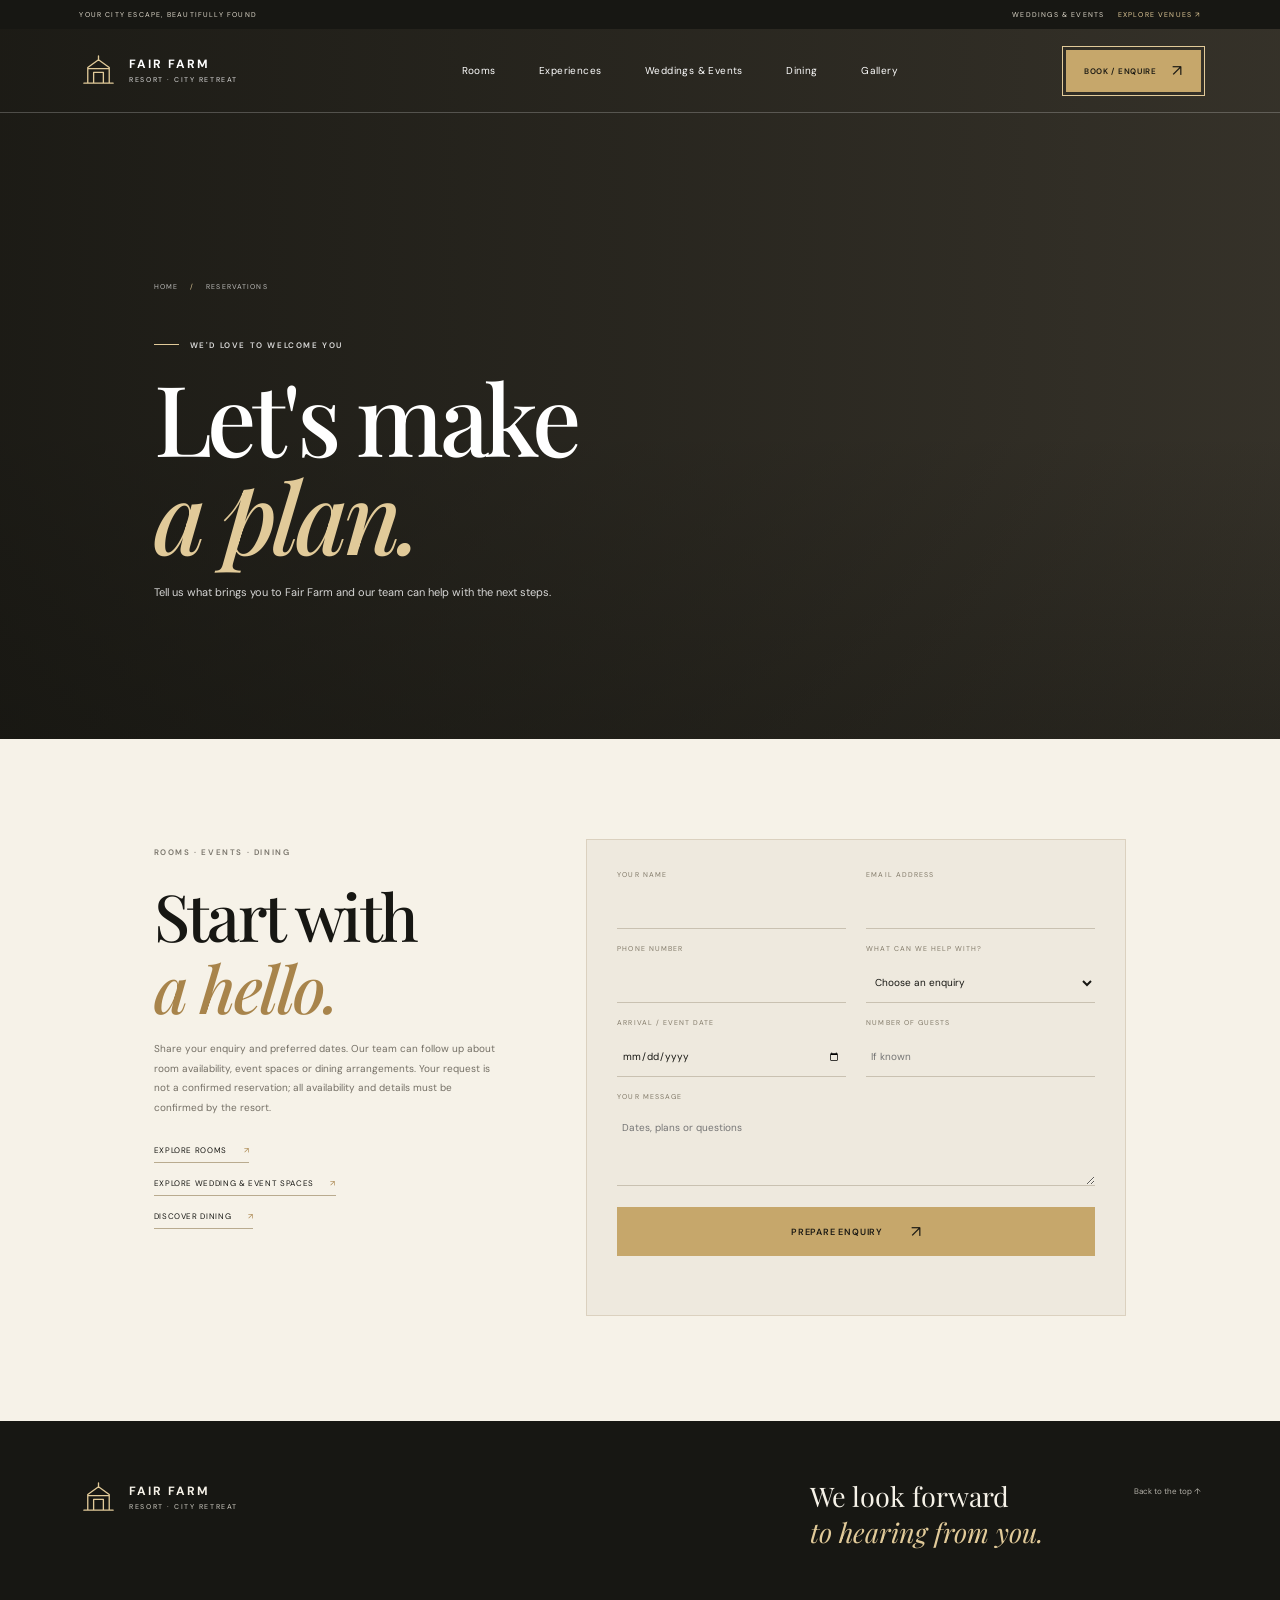
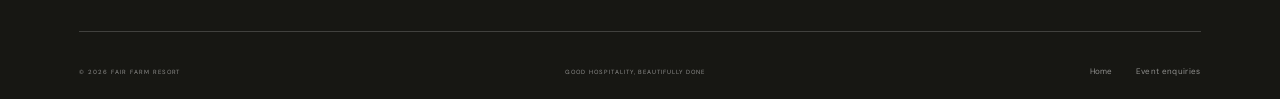
<file: booking.html>
<!doctype html>
<html lang="en">
  <head>
    <meta charset="UTF-8"><meta name="viewport" content="width=device-width, initial-scale=1">
    <meta name="theme-color" content="#171713"><meta name="description" content="Contact Fair Farm Resort about room availability, reservations and event enquiries.">
    <title>Reservations &amp; Enquiries — Fair Farm Resort</title>
    <link rel="preconnect" href="https://fonts.googleapis.com"><link rel="preconnect" href="https://fonts.gstatic.com" crossorigin>
    <link href="https://fonts.googleapis.com/css2?family=DM+Sans:wght@400;500;600;700&family=Playfair+Display:ital,wght@0,500;0,600;0,700;1,500;1,600&display=swap" rel="stylesheet">
    <link rel="stylesheet" href="styles.css"><script src="script.js" defer></script>
  </head>
  <body class="inner-page">
    <div class="topline"><span>YOUR CITY ESCAPE, BEAUTIFULLY FOUND</span><a href="weddings.html">WEDDINGS &amp; EVENTS <span>EXPLORE VENUES ↗</span></a></div>
    <header class="site-header">
      <a class="brand" href="index.html" aria-label="Fair Farm Resort home"><span class="brand-mark" aria-hidden="true"><svg viewBox="0 0 40 40" fill="none"><path d="M5 33h30M9 33V17l11-8 11 8v16M15 33V22h10v11M9 18h22M20 9V5" stroke="currentColor" stroke-width="1.35" stroke-linecap="round" stroke-linejoin="round"/></svg></span><span class="brand-name">FAIR FARM<span>RESORT · CITY RETREAT</span></span></a>
      <button class="menu-toggle" aria-label="Open navigation" aria-expanded="false" aria-controls="site-nav"><span></span><span></span></button>
      <nav class="site-nav" id="site-nav" aria-label="Main navigation"><a href="rooms.html">Rooms</a><a href="experiences.html">Experiences</a><a href="weddings.html">Weddings &amp; Events</a><a href="dining.html">Dining</a><a href="gallery.html">Gallery</a></nav>
      <a class="header-book button button-gold" href="booking.html" aria-current="page">Book / enquire <span>↗</span></a>
    </header>
    <main>
      <section class="page-hero page-hero-booking"><div class="page-hero-shade"></div><div class="page-hero-content"><div class="breadcrumbs"><a href="index.html">HOME</a><span>/</span><span>RESERVATIONS</span></div><p class="eyebrow eyebrow-light"><span class="gold-rule"></span> WE'D LOVE TO WELCOME YOU</p><h1>Let's make<br><em>a plan.</em></h1><p>Tell us what brings you to Fair Farm and our team can help with the next steps.</p></div></section>
      <section class="booking-page-body section-pad"><div class="booking-page-copy reveal"><span class="eyebrow">ROOMS · EVENTS · DINING</span><h2>Start with<br><em>a hello.</em></h2><p>Share your enquiry and preferred dates. Our team can follow up about room availability, event spaces or dining arrangements. Your request is not a confirmed reservation; all availability and details must be confirmed by the resort.</p><div class="booking-links"><a href="rooms.html">Explore rooms <span>↗</span></a><a href="weddings.html">Explore wedding &amp; event spaces <span>↗</span></a><a href="dining.html">Discover dining <span>↗</span></a></div></div>
        <form class="booking-form contact-form reveal" data-enquiry-form>
          <label>YOUR NAME<input name="name" autocomplete="name" required></label><label>EMAIL ADDRESS<input name="email" type="email" autocomplete="email" required></label>
          <label>PHONE NUMBER<input name="phone" type="tel" autocomplete="tel"></label><label>WHAT CAN WE HELP WITH?<select name="enquiry" required><option value="">Choose an enquiry</option><option>Room reservation</option><option>Wedding or event</option><option>Dining</option><option>Resort experience</option><option>Something else</option></select></label>
          <label>ARRIVAL / EVENT DATE<input name="date" type="date"></label><label>NUMBER OF GUESTS<input name="guests" type="number" min="1" max="1000" placeholder="If known"></label>
          <label class="form-wide">YOUR MESSAGE<textarea name="message" rows="4" placeholder="Dates, plans or questions"></textarea></label>
          <button class="button button-gold booking-submit" type="submit">Prepare enquiry <span>↗</span></button><p class="form-message" aria-live="polite"></p>
        </form>
      </section>
    </main>
    <footer class="site-footer"><div class="footer-top"><a class="brand brand-footer" href="index.html"><span class="brand-mark" aria-hidden="true"><svg viewBox="0 0 40 40" fill="none"><path d="M5 33h30M9 33V17l11-8 11 8v16M15 33V22h10v11M9 18h22M20 9V5" stroke="currentColor" stroke-width="1.35" stroke-linecap="round" stroke-linejoin="round"/></svg></span><span class="brand-name">FAIR FARM<span>RESORT · CITY RETREAT</span></span></a><p>We look forward<br><em>to hearing from you.</em></p><a class="footer-top-link" href="#">Back to the top ↑</a></div><div class="footer-bottom"><span>© 2025 FAIR FARM RESORT</span><span>GOOD HOSPITALITY, BEAUTIFULLY DONE</span><div><a href="index.html">Home</a><a href="weddings.html">Event enquiries</a></div></div></footer>
  </body>
</html>
</file>
<file: styles.css>
:root {
  --night: #171713;
  --night-soft: #22221d;
  --gold: #c6a76b;
  --gold-light: #e1ca99;
  --ivory: #f6f2e8;
  --paper: #eee9de;
  --muted: #7a766c;
  --rule: rgba(36, 33, 27, .19);
  --serif: "Playfair Display", Georgia, serif;
  --sans: "DM Sans", Arial, sans-serif;
}

* { box-sizing: border-box; }
html { scroll-behavior: smooth; scroll-padding-top: 80px; }
body { margin: 0; color: var(--night); background: var(--ivory); font-family: var(--sans); -webkit-font-smoothing: antialiased; }
body, button, input, select { font-family: var(--sans); }
a { color: inherit; text-decoration: none; }
button, input, select { font: inherit; }
button { color: inherit; }
img { display: block; width: 100%; }
::selection { background: var(--gold-light); color: var(--night); }

.topline { height: 29px; padding: 0 6.2%; display: flex; align-items: center; justify-content: space-between; color: #dfd9cb; background: var(--night); font-size: 7px; letter-spacing: .17em; }
.topline a { transition: color .2s; }
.topline a:hover { color: var(--gold-light); }
.topline a span { margin-left: 10px; color: var(--gold-light); }
.site-header { height: 84px; padding: 0 6.2%; display: flex; align-items: center; justify-content: space-between; position: absolute; z-index: 10; inset: 29px 0 auto; color: white; border-bottom: 1px solid rgba(255,255,255,.22); }
.brand { display: flex; align-items: center; gap: 11px; color: inherit; flex: 0 0 auto; }
.brand-mark { width: 39px; height: 39px; display: block; color: var(--gold-light); }
.brand-mark svg { width: 100%; height: 100%; }
.brand-name { font-size: 12px; font-weight: 700; line-height: 1.1; letter-spacing: .16em; }
.brand-name span { display: block; margin-top: 5px; font-size: 7px; font-weight: 500; letter-spacing: .22em; opacity: .72; }
.site-nav { display: flex; gap: clamp(22px, 3.4vw, 52px); align-items: center; margin-left: 5%; }
.site-nav a { position: relative; padding: 10px 0; font-size: 10px; letter-spacing: .04em; transition: color .25s; }
.site-nav a::after { content: ""; position: absolute; right: 0; bottom: 3px; left: 0; height: 1px; background: var(--gold-light); transform: scaleX(0); transform-origin: right; transition: transform .3s; }
.site-nav a:hover { color: var(--gold-light); }
.site-nav a:hover::after { transform: scaleX(1); transform-origin: left; }
.site-nav a[aria-current="page"] { color: var(--gold-light); }
.site-nav a[aria-current="page"]::after { transform: scaleX(1); transform-origin: left; }
.button { min-height: 49px; padding: 0 23px; display: inline-flex; justify-content: center; align-items: center; gap: 28px; border: 1px solid transparent; border-radius: 0; font-size: 9px; font-weight: 600; letter-spacing: .09em; text-transform: uppercase; transition: transform .3s, background .3s, color .3s, border-color .3s; cursor: pointer; }
.button:hover { transform: translateY(-3px); }
.button span { font-size: 16px; font-weight: 400; transition: transform .3s; }
.button:hover span { transform: translate(4px,-2px); }
.button-gold { color: #1d1b15; background: var(--gold); }
.button-gold:hover { background: var(--gold-light); }
.header-book { min-height: 42px; padding: 0 17px; gap: 15px; font-size: 8px; }
.menu-toggle { display: none; }

.hero { height: min(850px, calc(100svh - 29px)); min-height: 650px; position: relative; overflow: hidden; color: white; background: #26261e; perspective: 1200px; }
.hero-slides, .hero-slide { position: absolute; inset: 0; }
.hero-slide { opacity: 0; visibility: hidden; transition: opacity 1s ease, visibility 1s; }
.hero-slide.is-active { opacity: 1; visibility: visible; }
.hero-slide > img { height: 100%; object-fit: cover; object-position: center 54%; transform: scale(1.075); transition: transform 7s cubic-bezier(.2,.65,.3,1); }
.hero-slide.is-active > img { transform: scale(1.005); }
.hero-shade { position: absolute; inset: 0; background: linear-gradient(90deg, rgba(18,18,14,.74) 0%, rgba(18,18,14,.47) 43%, rgba(18,18,14,.04) 100%), linear-gradient(0deg,rgba(16,16,12,.36),transparent 34%); }
.hero-content { position: absolute; top: 50%; left: 12.2%; width: min(710px, 75%); transform: translateY(-42%); }
.eyebrow { display: inline-flex; align-items: center; gap: 11px; color: var(--muted); font-size: 8px; font-weight: 600; letter-spacing: .2em; text-transform: uppercase; }
.eyebrow-light { color: rgba(255,255,255,.83); }
.gold-rule { width: 25px; height: 1px; display: inline-block; background: var(--gold-light); }
h1, h2, h3, p, blockquote { margin-top: 0; }
.hero h1 { margin: 26px 0 20px; font-family: var(--serif); font-size: clamp(62px, 7.2vw, 101px); line-height: 1.06; font-weight: 500; letter-spacing: -.045em; text-shadow: 0 2px 35px rgba(0,0,0,.1); }
.hero h1 em { color: var(--gold-light); font-weight: 500; }
.hero-copy { max-width: 400px; margin-bottom: 31px; color: rgba(255,255,255,.82); font-size: 11px; line-height: 1.9; }
.hero-actions { display: flex; align-items: center; gap: 27px; }
.hero-text-link { display: flex; align-items: center; color: rgba(255,255,255,.9); font-size: 9px; transition: color .25s; }
.hero-text-link:hover { color: var(--gold-light); }
.play-button { width: 28px; height: 28px; margin-right: 10px; display: inline-grid; place-items: center; border: 1px solid rgba(255,255,255,.62); border-radius: 50%; font-size: 7px; transition: color .25s, background .25s, transform .25s; }
.hero-text-link:hover .play-button { color: var(--night); background: var(--gold-light); transform: scale(1.08); }
.hero-bottom { position: absolute; z-index: 2; right: 6.2%; bottom: 35px; left: 6.2%; display: flex; justify-content: space-between; align-items: center; }
.scroll-cue { display: flex; align-items: center; gap: 13px; color: rgba(255,255,255,.75); font-size: 7px; letter-spacing: .17em; opacity: 0; pointer-events: none; }
.slide-controls { display: flex; align-items: center; gap: 15px; color: white; }
.slide-arrow { width: 34px; height: 34px; display: grid; place-items: center; border: 1px solid rgba(255,255,255,.45); border-radius: 50%; color: white; background: transparent; font-size: 15px; cursor: pointer; transition: color .25s, border-color .25s, background .25s, transform .25s; }
.slide-arrow:hover { color: var(--night); border-color: var(--gold); background: var(--gold); transform: scale(1.05); }
.slide-dots { display: flex; align-items: center; gap: 7px; }
.slide-dot { width: 18px; height: 18px; padding: 0; position: relative; border: 0; background: transparent; cursor: pointer; }
.slide-dot::after { content: ""; width: 4px; height: 4px; position: absolute; top: 7px; left: 7px; border-radius: 50%; background: rgba(255,255,255,.5); transition: background .25s, transform .25s; }
.slide-dot.is-active::after { background: var(--gold-light); transform: scale(1.6); }
.slide-count { min-width: 48px; font-size: 8px; letter-spacing: .12em; }
.slide-count i { margin: 0 4px; color: rgba(255,255,255,.55); font-style: normal; }
.current-slide { color: var(--gold-light); }
.hero-side-note { position: absolute; top: 48%; right: 3%; color: rgba(255,255,255,.75); font-size: 7px; letter-spacing: .2em; writing-mode: vertical-rl; }
@keyframes slide-line { 50%, 100% { transform: translateX(100%); } }

.section-pad { padding-left: 12%; padding-right: 12%; }
.welcome { min-height: 435px; padding-top: 118px; padding-bottom: 100px; display: grid; grid-template-columns: .88fr 1.75fr .5fr; align-items: start; }
.welcome-kicker, .section-label, .facilities-heading > div { display: flex; align-items: center; gap: 15px; padding-top: 13px; }
.section-number { color: #a4834c; font-size: 8px; letter-spacing: .13em; }
.welcome-copy h2, .section-heading h2, .facilities-heading h2, .celebrate-copy h2, .dining-copy h2, .booking h2 { margin: 0 0 20px; font-family: var(--serif); font-size: clamp(49px, 5.8vw, 74px); line-height: 1.08; font-weight: 500; letter-spacing: -.045em; }
.welcome-copy h2 em, .section-heading h2 em, .facilities-heading h2 em, .celebrate-copy h2 em, .dining-copy h2 em, .booking h2 em { color: #a8844b; }
.welcome-copy > p, .section-heading > p, .facilities-heading > p, .celebrate-copy > p, .dining-copy > p, .booking-intro > p { max-width: 395px; color: #746f65; font-size: 11px; line-height: 1.95; }
.underlined-link { width: fit-content; padding-bottom: 8px; display: inline-flex; justify-content: space-between; gap: 22px; border-bottom: 1px solid #a99d83; color: #302d25; font-size: 8px; font-weight: 600; letter-spacing: .1em; text-transform: uppercase; transition: gap .25s, color .25s; }
.underlined-link:hover { gap: 30px; color: #a27b3e; }
.underlined-link span { font-size: 14px; font-weight: 400; }
.welcome-copy .underlined-link { margin-top: 10px; }
.welcome-seal { width: 105px; height: 105px; margin: 90px 0 0 auto; display: flex; flex-direction: column; align-items: center; justify-content: center; gap: 5px; border: 1px solid rgba(169,132,75,.6); border-radius: 50%; color: #75654a; transform: rotate(-11deg); }
.welcome-seal span { font-size: 6px; letter-spacing: .16em; }
.welcome-seal b { color: #ae8b52; font-size: 22px; font-weight: 400; }

.stay-section { padding-top: 92px; padding-bottom: 125px; background: #eeeadf; }
.section-heading { position: relative; display: grid; grid-template-columns: 1fr 1.5fr .9fr; gap: 0 18px; align-items: end; margin-bottom: 49px; }
.section-heading .section-label { grid-column: 1 / -1; margin-bottom: 21px; }
.section-heading h2 { grid-column: 1 / 3; margin: 0; }
.section-heading > p { max-width: 245px; margin: 0 0 7px auto; }
.section-heading > .underlined-link { position: absolute; right: 0; bottom: -33px; }
.stay-grid { display: grid; grid-template-columns: 1.12fr .82fr; gap: 9%; align-items: start; }
.stay-card { position: relative; }
.stay-card-standard { margin-top: 110px; }
.stay-photo { aspect-ratio: 1.35; position: relative; display: block; overflow: hidden; background: #c4bba7; }
.stay-photo img { width: 100%; height: 100%; object-fit: cover; transition: transform .8s cubic-bezier(.2,.8,.2,1), filter .5s; }
.stay-card-standard .stay-photo { aspect-ratio: 1.12; }
.stay-photo:hover img { transform: scale(1.06); filter: saturate(.82); }
.photo-action { position: absolute; right: 0; bottom: 0; left: 0; min-height: 52px; padding: 0 18px; display: flex; align-items: center; justify-content: space-between; color: white; background: linear-gradient(transparent,rgba(15,15,12,.62)); font-size: 7px; letter-spacing: .16em; opacity: 0; transform: translateY(8px); transition: opacity .35s, transform .35s; }
.photo-action b { font-size: 15px; font-weight: 400; }
.stay-photo:hover .photo-action, .stay-photo:focus-visible .photo-action { opacity: 1; transform: translateY(0); }
.stay-meta { display: flex; justify-content: space-between; gap: 10px; margin-top: 19px; color: #7b7669; font-size: 7px; letter-spacing: .13em; }
.stay-card h3 { margin: 17px 0 10px; font-family: var(--serif); font-size: clamp(29px, 3vw, 39px); font-weight: 500; line-height: 1.15; letter-spacing: -.025em; }
.stay-card h3 em { color: #a8844b; }
.stay-card > p { max-width: 320px; margin: 0; color: #746f65; font-size: 10px; line-height: 1.8; }

.facilities { padding-top: 105px; padding-bottom: 120px; color: var(--ivory); background: var(--night); }
.facilities-heading { display: grid; grid-template-columns: .95fr 1.5fr .8fr; align-items: start; margin-bottom: 45px; }
.facilities-heading > div { padding-top: 12px; }
.facilities-heading .section-number { color: var(--gold-light); }
.facilities-heading h2 { margin: 0; }
.facilities-heading h2 em { color: var(--gold-light); }
.facilities-heading > p { max-width: 225px; margin: 19px 0 0 auto; color: rgba(246,242,232,.64); }
.facility-grid { padding: 0 6.2%; display: grid; grid-template-columns: 1.15fr .9fr .9fr; gap: 14px; perspective: 1200px; }
.facility-card { min-width: 0; aspect-ratio: .83; position: relative; display: block; overflow: hidden; background: #34352c; transform-style: preserve-3d; transition: transform .45s cubic-bezier(.2,.8,.2,1), box-shadow .45s; }
.facility-card:first-child { aspect-ratio: .9; }
.facility-card:hover { z-index: 2; transform: perspective(900px) rotateY(-2deg) rotateX(1deg) translateY(-7px); box-shadow: 0 26px 48px rgba(0,0,0,.28); }
.facility-card > img { width: 100%; height: 100%; position: absolute; inset: 0; object-fit: cover; transition: transform .9s cubic-bezier(.2,.8,.2,1), filter .6s; }
.facility-card:hover > img { transform: scale(1.07); filter: saturate(.85); }
.facility-overlay { position: absolute; inset: 0; background: linear-gradient(0deg,rgba(15,15,12,.79),transparent 58%),linear-gradient(180deg,rgba(15,15,12,.35),transparent 27%); transition: opacity .4s; }
.facility-card:hover .facility-overlay { opacity: .85; }
.facility-index { position: absolute; top: 20px; left: 21px; color: rgba(255,255,255,.85); font-size: 7px; letter-spacing: .17em; }
.facility-copy { position: absolute; right: 22px; bottom: 23px; left: 22px; display: flex; align-items: end; justify-content: space-between; gap: 10px; font-family: var(--serif); font-size: clamp(24px, 3vw, 40px); line-height: 1.18; }
.facility-copy em { color: var(--gold-light); }
.facility-arrow { width: 34px; height: 34px; flex: 0 0 auto; display: grid; place-items: center; border: 1px solid rgba(255,255,255,.67); border-radius: 50%; font-family: var(--sans); font-size: 14px; transition: color .25s, background .25s, transform .25s; }
.facility-card:hover .facility-arrow { color: var(--night); background: var(--gold-light); transform: rotate(45deg); }

.celebrate { min-height: 620px; display: grid; grid-template-columns: 1.08fr .92fr; background: #282720; color: var(--ivory); }
.celebrate-image { min-height: 620px; overflow: hidden; }
.celebrate-image img { width: 100%; height: 100%; object-fit: cover; transition: transform 1s; }
.celebrate:hover .celebrate-image img { transform: scale(1.035); }
.celebrate-copy { align-self: center; padding: 90px 14%; position: relative; }
.celebrate-copy .section-number { display: block; margin-bottom: 26px; color: var(--gold-light); }
.celebrate-copy .eyebrow { margin-bottom: 27px; color: rgba(246,242,232,.66); }
.celebrate-copy h2 { margin-bottom: 18px; font-size: clamp(42px, 4.8vw, 63px); }
.celebrate-copy h2 em { color: var(--gold-light); }
.celebrate-copy > p { max-width: 360px; margin-bottom: 27px; color: rgba(246,242,232,.68); }
.button-outline-gold { border-color: rgba(225,202,153,.7); color: var(--gold-light); background: transparent; }
.button-outline-gold:hover { color: var(--night); border-color: var(--gold-light); background: var(--gold-light); }
.celebrate-caption { position: absolute; right: 6%; bottom: 35px; color: rgba(246,242,232,.49); font-size: 6px; letter-spacing: .17em; writing-mode: vertical-rl; }

.dining { min-height: 580px; padding-top: 110px; padding-bottom: 110px; display: grid; grid-template-columns: 1.04fr .96fr; gap: 11%; align-items: center; }
.dining-photo { height: 375px; position: relative; overflow: hidden; }
.dining-photo img { height: 100%; object-fit: cover; transition: transform .9s; }
.dining-photo:hover img { transform: scale(1.045); }
.image-caption { position: absolute; bottom: 0; left: 0; padding: 14px 17px; color: white; background: rgba(25,24,19,.7); font-size: 7px; letter-spacing: .16em; }
.dining-copy .section-number { display: block; margin-bottom: 23px; }
.dining-copy .eyebrow { margin-bottom: 24px; }
.dining-copy h2 { margin-bottom: 18px; font-size: clamp(43px, 5vw, 63px); }
.dining-copy > p { margin-bottom: 23px; }

.booking { min-height: 420px; padding-top: 85px; padding-bottom: 85px; display: grid; grid-template-columns: 1fr 1.2fr; gap: 8%; align-items: center; background: #eee9de; }
.booking-intro .eyebrow { color: #746f65; }
.booking-intro h2 { margin: 22px 0 15px; font-size: clamp(43px, 5vw, 60px); }
.booking-intro > p { max-width: 310px; }
.booking-form { display: grid; grid-template-columns: 1fr 1fr; gap: 15px 20px; padding: 30px; border: 1px solid rgba(160,135,91,.24); background: rgba(255,255,255,.32); }
.booking-form label { display: flex; flex-direction: column; gap: 10px; color: #817968; font-size: 7px; letter-spacing: .15em; }
.booking-form input, .booking-form select { min-width: 0; height: 40px; padding: 0 5px; border: 0; border-bottom: 1px solid #c9c1b1; border-radius: 0; color: var(--night); background: transparent; font-size: 10px; outline: none; }
.booking-form input:focus, .booking-form select:focus { border-color: #a8844b; }
.booking-submit { grid-column: 1 / -1; margin-top: 6px; }
.form-message { grid-column: 1 / -1; min-height: 14px; margin: 0; color: #665734; font-size: 9px; text-align: center; }

.site-footer { padding: 57px 6.2% 23px; color: var(--ivory); background: #171713; }
.footer-top { min-height: 153px; display: flex; align-items: flex-start; justify-content: space-between; }
.footer-top > p { margin: 0 8% 0 auto; font-family: var(--serif); font-size: 27px; line-height: 1.35; }
.footer-top > p em { color: var(--gold-light); }
.footer-top-link { margin-top: 8px; color: rgba(246,242,232,.7); font-size: 8px; transition: color .2s; }
.footer-top-link:hover { color: var(--gold-light); }
.footer-bottom { min-height: 45px; display: flex; align-items: end; justify-content: space-between; border-top: 1px solid rgba(255,255,255,.18); color: rgba(255,255,255,.52); font-size: 6px; letter-spacing: .16em; }
.footer-bottom div { display: flex; gap: 23px; }
.footer-bottom a { font-size: 8px; letter-spacing: .04em; transition: color .2s; }
.footer-bottom a:hover { color: var(--gold-light); }

.reveal { opacity: 0; transform: translateY(22px); transition: opacity .8s ease, transform .8s cubic-bezier(.2,.8,.2,1); }
.reveal.is-visible { opacity: 1; transform: translateY(0); }
:focus-visible { outline: 2px solid var(--gold); outline-offset: 4px; }
@media (prefers-reduced-motion: reduce) {
  *, *::before, *::after { scroll-behavior: auto !important; animation-duration: .01ms !important; animation-iteration-count: 1 !important; transition-duration: .01ms !important; }
  .reveal { opacity: 1; transform: none; }
}

@media (max-width: 900px) {
  .topline { padding: 0 5%; }
  .site-header { padding: 0 5%; }
  .site-nav { gap: 17px; margin-left: 0; }
  .site-nav a { font-size: 9px; }
  .header-book { padding: 0 12px; gap: 10px; }
  .section-pad { padding-left: 7%; padding-right: 7%; }
  .hero-content { left: 9%; }
  .welcome { grid-template-columns: .8fr 1.8fr; }
  .welcome-seal { display: none; }
  .section-heading { grid-template-columns: .8fr 1.3fr .85fr; }
  .facility-grid { padding: 0 4%; gap: 10px; }
  .facility-copy { right: 14px; left: 14px; font-size: clamp(23px, 3.2vw, 32px); }
  .celebrate-copy { padding-right: 10%; padding-left: 10%; }
  .dining { gap: 7%; }
  .booking { gap: 5%; }
}
@media (max-width: 650px) {
  html { scroll-padding-top: 72px; }
  .topline { height: 26px; padding: 0 6%; font-size: 6px; letter-spacing: .1em; }
  .topline a { font-size: 6px; }
  .topline a span { margin-left: 4px; }
  .site-header { height: 70px; padding: 0 6%; top: 26px; }
  .brand-mark { width: 33px; height: 33px; }
  .brand-name { font-size: 10px; }
  .brand-name span { font-size: 6px; }
  .header-book { display: none; }
  .menu-toggle { width: 40px; height: 40px; padding: 10px 6px; display: flex; flex-direction: column; justify-content: center; gap: 6px; z-index: 2; border: 0; color: white; background: transparent; }
  .menu-toggle span { width: 25px; height: 1px; background: currentColor; transition: transform .25s; }
  .menu-toggle[aria-expanded="true"] span:first-child { transform: translateY(3.5px) rotate(45deg); }
  .menu-toggle[aria-expanded="true"] span:last-child { transform: translateY(-3.5px) rotate(-45deg); }
  .site-nav { position: absolute; top: 69px; left: 0; right: 0; margin: 0; padding: 14px 6% 22px; display: flex; flex-direction: column; align-items: stretch; gap: 0; color: var(--night); background: var(--ivory); opacity: 0; visibility: hidden; transform: translateY(-8px); transition: opacity .25s, transform .25s, visibility .25s; }
  .site-nav.is-open { opacity: 1; visibility: visible; transform: translateY(0); }
  .site-nav a { padding: 13px 0; border-bottom: 1px solid var(--rule); font-family: var(--serif); font-size: 19px; }
  .site-nav a::after { display: none; }
  .hero { height: min(780px, calc(100svh - 26px)); min-height: 650px; }
  .hero-slide > img { object-position: 58% center; }
  .hero-shade { background: linear-gradient(90deg,rgba(18,18,14,.68),rgba(18,18,14,.28)),linear-gradient(0deg,rgba(16,16,12,.38),transparent 40%); }
  .hero-content { top: 47%; left: 7%; width: 88%; transform: translateY(-40%); }
  .hero h1 { margin: 21px 0 17px; font-size: clamp(52px, 12vw, 72px); }
  .hero-copy { max-width: 330px; font-size: 10px; }
  .hero-actions { align-items: flex-start; flex-direction: column; gap: 18px; }
  .hero-side-note { display: none; }
  .hero-bottom { right: 6%; bottom: 23px; left: 6%; }
  .scroll-cue { gap: 8px; font-size: 6px; letter-spacing: .11em; }
  .scroll-cue i { width: 20px; }
  .slide-controls { gap: 8px; }
  .slide-arrow { width: 30px; height: 30px; }
  .slide-count { min-width: 40px; font-size: 7px; }
  .slide-dots { gap: 3px; }
  .section-pad { padding-left: 7%; padding-right: 7%; }
  .welcome { min-height: auto; padding-top: 76px; padding-bottom: 78px; display: block; }
  .welcome-kicker { margin-bottom: 29px; padding-top: 0; }
  .welcome-copy h2, .section-heading h2, .facilities-heading h2 { font-size: clamp(47px, 11vw, 62px); }
  .welcome-copy > p { font-size: 10px; }
  .stay-section { padding-top: 74px; padding-bottom: 84px; }
  .section-heading { display: block; margin-bottom: 32px; }
  .section-heading .section-label { margin-bottom: 20px; padding-top: 0; }
  .section-heading h2 { margin-bottom: 14px; }
  .section-heading > p { margin: 0; }
  .section-heading > .underlined-link { position: static; margin-top: 12px; }
  .stay-grid { grid-template-columns: 1fr; gap: 41px; }
  .stay-card-standard { margin-top: 0; }
  .stay-photo, .stay-card-standard .stay-photo { aspect-ratio: 1.18; }
  .stay-meta { font-size: 6px; }
  .stay-card h3 { font-size: 32px; }
  .photo-action { min-height: 42px; padding: 0 12px; font-size: 6px; opacity: 1; transform: none; }
  .facilities { padding-top: 75px; padding-bottom: 80px; }
  .facilities-heading { display: block; margin-bottom: 30px; }
  .facilities-heading > div { margin-bottom: 23px; padding-top: 0; }
  .facilities-heading > p { margin: 9px 0 0; }
  .facility-grid { padding: 0 7%; grid-template-columns: 1fr; gap: 12px; }
  .facility-card, .facility-card:first-child { aspect-ratio: 1.25; }
  .facility-copy { right: 20px; bottom: 19px; left: 20px; font-size: 31px; }
  .facility-index { top: 16px; left: 17px; }
  .celebrate { grid-template-columns: 1fr; }
  .celebrate-image { min-height: 340px; height: 340px; }
  .celebrate-copy { padding: 61px 8% 77px; }
  .celebrate-copy h2 { font-size: 47px; }
  .celebrate-caption { right: 6%; bottom: 25px; }
  .dining { min-height: 0; padding-top: 76px; padding-bottom: 80px; grid-template-columns: 1fr; gap: 33px; }
  .dining-photo { height: 280px; }
  .dining-copy .section-number { margin-bottom: 17px; }
  .dining-copy .eyebrow { margin-bottom: 18px; }
  .dining-copy h2 { font-size: 47px; }
  .booking { min-height: 0; padding-top: 72px; padding-bottom: 72px; display: block; }
  .booking-intro h2 { font-size: 48px; }
  .booking-form { margin-top: 28px; padding: 20px 16px; gap: 13px 10px; }
  .booking-form input, .booking-form select { font-size: 9px; }
  .site-footer { padding: 40px 7% 20px; }
  .footer-top { min-height: 195px; flex-wrap: wrap; align-content: flex-start; gap: 20px; }
  .footer-top > p { order: 3; width: 100%; margin: 0; font-size: 24px; }
  .footer-top-link { margin-left: auto; font-size: 7px; }
  .footer-bottom { min-height: 64px; flex-wrap: wrap; align-content: flex-end; row-gap: 12px; font-size: 6px; }
  .footer-bottom > span:nth-child(2) { display: none; }
  .footer-bottom div { gap: 13px; }
}

/* Dedicated destination pages share the same resort navigation and visual system. */
.inner-page .page-hero { min-height: 590px; height: min(710px, 82svh); padding-top: 113px; position: relative; display: flex; align-items: center; overflow: hidden; color: white; background-color: #39352c; background-position: center; background-size: cover; }
.page-hero-rooms { background-image: url("https://images.unsplash.com/photo-1611892440504-42a792e24d32?auto=format&fit=crop&w=2200&q=88"); }
.page-hero-weddings { background-image: url("https://images.unsplash.com/photo-1519167758481-83f550bb49b3?auto=format&fit=crop&w=2200&q=88"); }
.page-hero-dining { background-image: url("https://images.unsplash.com/photo-1414235077428-338989a2e8c0?auto=format&fit=crop&w=2200&q=88"); }
.page-hero-experiences { background-image: url("https://images.unsplash.com/photo-1576013551627-0cc20b96c2a7?auto=format&fit=crop&w=2200&q=88"); }
.page-hero-booking { background-image: url("https://images.unsplash.com/photo-1542314831-068cd1dbfeeb?auto=format&fit=crop&w=2200&q=88"); }
.page-hero-gallery { background-image: url("https://images.unsplash.com/photo-1600210492486-724fe5c67fb0?auto=format&fit=crop&w=2200&q=88"); }
.page-hero-shade { position: absolute; inset: 0; background: linear-gradient(90deg,rgba(17,17,13,.72),rgba(17,17,13,.34) 62%,rgba(17,17,13,.1)),linear-gradient(0deg,rgba(17,17,13,.34),transparent 43%); }
.page-hero-content { width: min(760px, 75%); margin: 0 0 0 12%; padding-top: 30px; position: relative; z-index: 1; }
.breadcrumbs { display: flex; gap: 12px; align-items: center; margin-bottom: 38px; color: rgba(255,255,255,.7); font-size: 7px; letter-spacing: .16em; }
.breadcrumbs a { transition: color .2s; }
.breadcrumbs a:hover { color: var(--gold-light); }
.breadcrumbs span:nth-child(2) { color: var(--gold-light); }
.page-hero-content > .eyebrow { margin-bottom: 18px; }
.page-hero-content h1 { margin: 0 0 18px; font-family: var(--serif); font-size: clamp(65px, 8vw, 98px); line-height: 1; font-weight: 500; letter-spacing: -.045em; }
.page-hero-content h1 em { color: var(--gold-light); }
.page-hero-content > p:not(.eyebrow) { max-width: 420px; margin-bottom: 26px; color: rgba(255,255,255,.82); font-size: 11px; line-height: 1.9; }
.inner-intro { padding-top: 95px; padding-bottom: 76px; }
.inner-intro h2 { margin: 22px 0 15px; font-family: var(--serif); font-size: clamp(48px, 6vw, 72px); line-height: 1.08; font-weight: 500; letter-spacing: -.04em; }
.inner-intro h2 em, .room-feature-copy h2 em, .event-venue-copy h2 em, .booking-page-copy h2 em { color: #a8844b; }
.inner-intro > p { max-width: 510px; margin: 0; color: #746f65; font-size: 11px; line-height: 1.95; }
.room-detail { padding-bottom: 110px; }
.room-feature { display: grid; grid-template-columns: 1.1fr .9fr; align-items: center; gap: 9%; margin-bottom: 80px; }
.room-feature:last-child { margin-bottom: 0; }
.room-feature-reverse { grid-template-columns: .9fr 1.1fr; }
.room-feature-reverse .room-feature-image { order: 2; }
.room-feature-image { height: 390px; overflow: hidden; }
.room-feature-image img { width: 100%; height: 100%; object-fit: cover; transition: transform .8s; }
.room-feature-image:hover img { transform: scale(1.04); }
.room-feature-copy h2, .event-venue-copy h2 { margin: 21px 0 16px; font-family: var(--serif); font-size: clamp(42px, 5vw, 58px); font-weight: 500; letter-spacing: -.035em; }
.room-feature-copy > p, .event-venue-copy > p { max-width: 390px; margin-bottom: 24px; color: #746f65; font-size: 10px; line-height: 1.95; }
.inner-callout { min-height: 350px; padding: 70px 7%; display: flex; align-items: center; flex-direction: column; justify-content: center; color: var(--ivory); text-align: center; background: linear-gradient(rgba(22,22,17,.72),rgba(22,22,17,.72)),url("https://images.unsplash.com/photo-1542314831-068cd1dbfeeb?auto=format&fit=crop&w=1800&q=85") center 58% / cover; }
.inner-callout h2 { margin: 20px 0 23px; font-family: var(--serif); font-size: clamp(43px, 6vw, 65px); line-height: 1.1; font-weight: 500; }
.inner-callout h2 em { color: var(--gold-light); }
.event-venues { padding-bottom: 100px; }
.event-venue { display: grid; grid-template-columns: 1.08fr .92fr; gap: 9%; align-items: center; margin-bottom: 75px; }
.event-venue:last-child { margin-bottom: 0; }
.event-venue-reverse .event-venue-photo { order: 2; }
.event-venue-photo { height: 405px; position: relative; overflow: hidden; background: #4b4437; }
.event-venue-photo img { width: 100%; height: 100%; object-fit: cover; transition: transform .8s; }
.event-venue-photo:hover img { transform: scale(1.04); }
.event-venue-photo > span { position: absolute; bottom: 0; left: 0; padding: 13px 17px; color: white; background: rgba(25,24,19,.75); font-size: 7px; letter-spacing: .15em; }
.event-venue-copy .eyebrow { color: #8c744c; }
.event-venue-copy .underlined-link { font-size: 7px; }
.event-planning { display: grid; grid-template-columns: 1fr 1fr; min-height: 470px; background: #24231d; color: var(--ivory); }
.event-planning-copy { align-self: center; padding: 75px 12% 75px 18%; }
.event-planning-copy h2 { margin: 22px 0 17px; font-family: var(--serif); font-size: clamp(45px, 5vw, 61px); line-height: 1.08; font-weight: 500; }
.event-planning-copy h2 em { color: var(--gold-light); }
.event-planning-copy > p { max-width: 390px; margin-bottom: 24px; color: rgba(246,242,232,.68); font-size: 10px; line-height: 1.95; }
.event-planning-image { min-height: 470px; overflow: hidden; }
.event-planning-image img { width: 100%; height: 100%; object-fit: cover; }
.event-form-section { padding-top: 105px; padding-bottom: 110px; display: grid; grid-template-columns: .8fr 1.2fr; gap: 10%; align-items: start; }
.event-form-heading h2, .booking-page-copy h2 { margin: 20px 0 16px; font-family: var(--serif); font-size: clamp(43px, 5.2vw, 63px); line-height: 1.1; font-weight: 500; letter-spacing: -.04em; }
.event-form-heading > p, .booking-page-copy > p { max-width: 350px; color: #746f65; font-size: 10px; line-height: 1.95; }
.event-form-heading .event-contact-note { color: #898274; font-size: 9px; }
.event-form { grid-template-columns: 1fr 1fr; }
.form-wide { grid-column: 1 / -1; }
.booking-form textarea { width: 100%; min-height: 75px; padding: 10px 5px; resize: vertical; border: 0; border-bottom: 1px solid #c9c1b1; border-radius: 0; color: var(--night); background: transparent; font: inherit; font-size: 10px; outline: none; }
.booking-form textarea:focus { border-color: #a8844b; }
.booking-page-body { padding-top: 100px; padding-bottom: 105px; display: grid; grid-template-columns: .78fr 1.22fr; gap: 9%; align-items: start; }
.booking-page-copy h2 { font-size: clamp(45px, 5.4vw, 65px); }
.booking-page-copy > p { max-width: 390px; }
.booking-links { margin-top: 28px; display: grid; justify-items: start; gap: 15px; }
.booking-links a { padding-bottom: 7px; border-bottom: 1px solid #b9ab8f; font-size: 8px; letter-spacing: .08em; text-transform: uppercase; transition: color .2s; }
.booking-links a span { margin-left: 14px; color: #a8844b; }
.booking-links a:hover { color: #a8844b; }
.contact-form { background: #eee9de; }
.dining-detail, .experience-detail { padding-top: 20px; padding-bottom: 105px; display: grid; grid-template-columns: 1.08fr .92fr; gap: 10%; align-items: center; }
.dining-detail-image, .experience-detail-image { height: 390px; position: relative; overflow: hidden; }
.dining-detail-image img, .experience-detail-image img { width: 100%; height: 100%; object-fit: cover; transition: transform .8s; }
.dining-detail-image:hover img, .experience-detail-image:hover img { transform: scale(1.04); }
.dining-detail-copy h2, .experience-detail-copy h2 { margin: 21px 0 17px; font-family: var(--serif); font-size: clamp(44px, 5vw, 61px); line-height: 1.08; font-weight: 500; letter-spacing: -.04em; }
.dining-detail-copy h2 em, .experience-detail-copy h2 em { color: #a8844b; }
.dining-detail-copy > p, .experience-detail-copy > p { max-width: 370px; margin-bottom: 24px; color: #746f65; font-size: 10px; line-height: 1.95; }
.dining-callout { min-height: 400px; padding-left: 12%; display: grid; grid-template-columns: 1fr 1fr; align-items: center; overflow: hidden; color: var(--ivory); background: #25241e; }
.dining-callout > div { padding: 62px 12% 62px 0; }
.dining-callout h2 { margin: 19px 0 13px; font-family: var(--serif); font-size: clamp(40px, 4.5vw, 57px); line-height: 1.12; font-weight: 500; }
.dining-callout h2 em { color: var(--gold-light); }
.dining-callout p { max-width: 360px; margin-bottom: 22px; color: rgba(246,242,232,.65); font-size: 10px; line-height: 1.9; }
.dining-callout > img { width: 100%; height: 100%; min-height: 400px; object-fit: cover; }
.experience-secondary { padding: 0 7% 105px; display: grid; grid-template-columns: 1fr 1fr; gap: 18px; }
.experience-secondary-card { min-height: 370px; position: relative; overflow: hidden; color: white; background: #26251e; }
.experience-secondary-card > img { width: 100%; height: 100%; position: absolute; inset: 0; object-fit: cover; transition: transform .8s; }
.experience-secondary-card:hover > img { transform: scale(1.05); }
.experience-secondary-card::after { content: ""; position: absolute; inset: 0; background: linear-gradient(0deg,rgba(16,16,13,.78),rgba(16,16,13,.08)); }
.experience-secondary-card > div { position: absolute; z-index: 1; right: 25px; bottom: 27px; left: 25px; }
.experience-secondary-card h2 { margin: 15px 0 18px; font-family: var(--serif); font-size: 38px; line-height: 1.14; font-weight: 500; }
.experience-secondary-card h2 em { color: var(--gold-light); }
.gallery-page-grid { padding-top: 0; padding-bottom: 110px; display: grid; grid-template-columns: repeat(3, minmax(0, 1fr)); gap: 18px; }
.gallery-page-card { min-width: 0; aspect-ratio: 1.14; margin: 0; position: relative; overflow: hidden; background: #d8cab0; }
.gallery-page-card::after { content: ""; position: absolute; inset: 35% 0 0; background: linear-gradient(transparent, rgba(17,17,13,.65)); pointer-events: none; }
.gallery-page-card img { width: 100%; height: 100%; object-fit: cover; transition: transform .8s cubic-bezier(.2,.8,.2,1), filter .5s; }
.gallery-page-card:hover img { transform: scale(1.05); filter: saturate(1.08); }
.gallery-page-card figcaption { position: absolute; z-index: 1; right: 18px; bottom: 17px; left: 18px; color: white; font-size: 8px; letter-spacing: .15em; text-transform: uppercase; }
.light-link { color: white; border-color: rgba(255,255,255,.6); }
.light-link:hover { color: var(--gold-light); }
.inner-page .site-header .site-nav a[aria-current="page"] { color: var(--gold-light); }
.inner-page .site-header .site-nav a[aria-current="page"]::after { transform: scaleX(1); }
.inner-page .header-book[aria-current="page"] { outline: 1px solid var(--gold-light); outline-offset: 3px; }

@media (max-width: 900px) {
  .page-hero-content { margin-left: 8%; }
  .gallery-page-grid { grid-template-columns: repeat(2, minmax(0, 1fr)); }
  .event-form-section, .booking-page-body { gap: 5%; }
  .event-planning-copy { padding-left: 12%; }
  .dining-callout { padding-left: 7%; }
}
@media (max-width: 650px) {
  .inner-page .page-hero { min-height: 620px; height: min(730px, 90svh); padding-top: 96px; background-position: 58% center; }
  .page-hero-shade { background: linear-gradient(90deg,rgba(17,17,13,.72),rgba(17,17,13,.31)),linear-gradient(0deg,rgba(17,17,13,.32),transparent 40%); }
  .page-hero-content { width: 88%; margin-left: 7%; padding-top: 24px; }
  .breadcrumbs { margin-bottom: 33px; font-size: 6px; }
  .page-hero-content h1 { font-size: clamp(57px, 14vw, 76px); }
  .inner-intro { padding-top: 72px; padding-bottom: 57px; }
  .inner-intro h2 { font-size: 51px; }
  .gallery-page-grid { grid-template-columns: 1fr; gap: 13px; padding-bottom: 75px; }
  .gallery-page-card { aspect-ratio: 1.2; }
  .room-detail { padding-bottom: 75px; }
  .room-feature, .room-feature-reverse { grid-template-columns: 1fr; gap: 24px; margin-bottom: 50px; }
  .room-feature-reverse .room-feature-image { order: 0; }
  .room-feature-image { height: 280px; }
  .room-feature-copy h2, .event-venue-copy h2 { font-size: 45px; }
  .inner-callout { min-height: 310px; }
  .event-venues { padding-bottom: 65px; }
  .event-venue, .event-venue-reverse { grid-template-columns: 1fr; gap: 22px; margin-bottom: 47px; }
  .event-venue-reverse .event-venue-photo { order: 0; }
  .event-venue-photo { height: 285px; }
  .event-planning { grid-template-columns: 1fr; }
  .event-planning-copy { padding: 65px 8%; }
  .event-planning-image { min-height: 280px; height: 280px; }
  .event-form-section, .booking-page-body { padding-top: 73px; padding-bottom: 77px; grid-template-columns: 1fr; gap: 26px; }
  .event-form-heading h2, .booking-page-copy h2 { font-size: 49px; }
  .event-form { padding: 20px 15px; }
  .dining-detail, .experience-detail { padding-top: 0; padding-bottom: 75px; grid-template-columns: 1fr; gap: 25px; }
  .dining-detail-image, .experience-detail-image { height: 280px; }
  .dining-detail-copy h2, .experience-detail-copy h2 { font-size: 49px; }
  .dining-callout { padding-left: 7%; grid-template-columns: 1fr; }
  .dining-callout > div { padding: 60px 8% 55px 0; }
  .dining-callout > img { min-height: 280px; height: 280px; }
  .experience-secondary { padding: 0 7% 75px; grid-template-columns: 1fr; gap: 12px; }
  .experience-secondary-card { min-height: 300px; }
}
</file>
